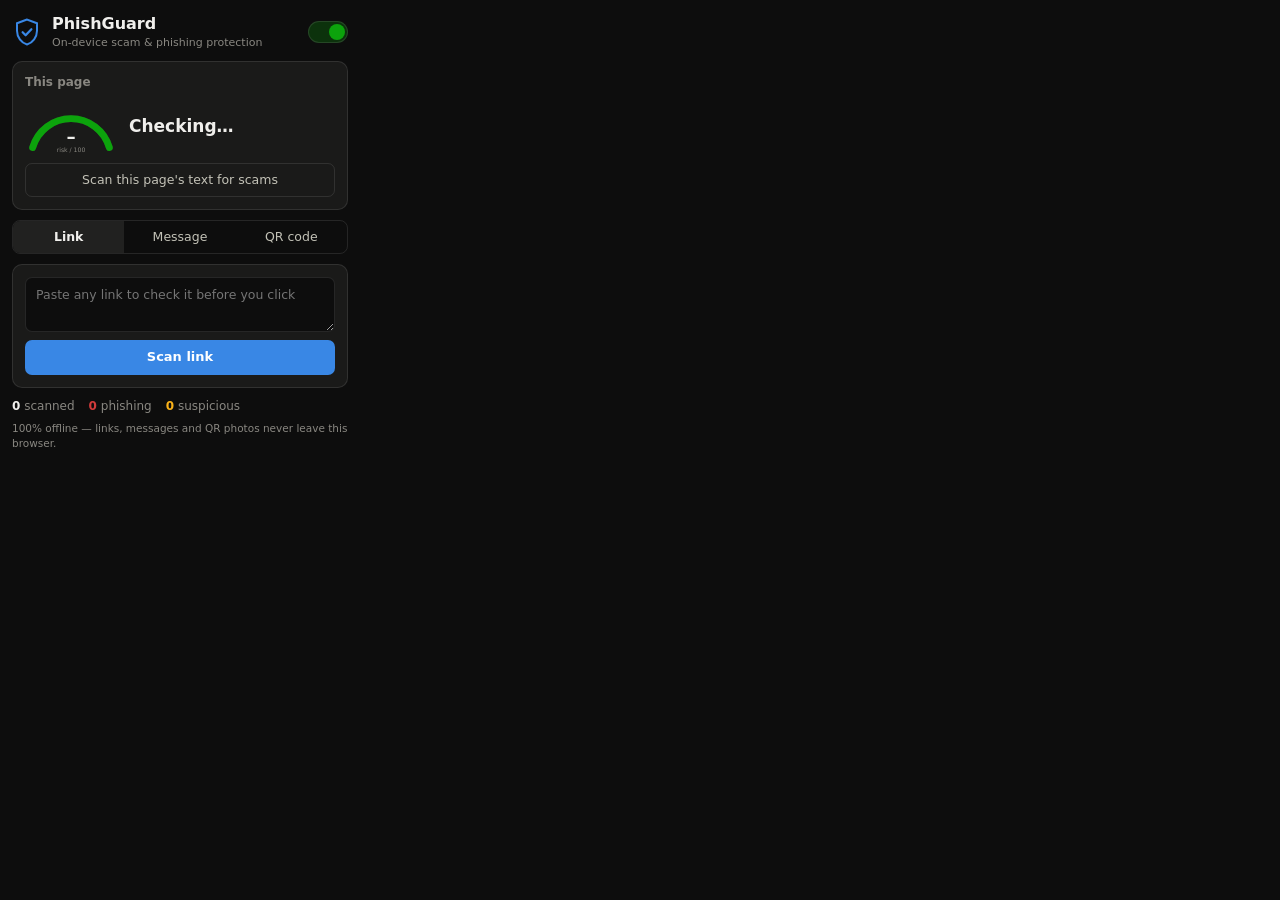
<file: extension/popup/popup.html>
<!DOCTYPE html>
<html lang="en">
<head>
<meta charset="UTF-8">
<title>PhishGuard</title>
<link rel="stylesheet" href="popup.css">
</head>
<body>

<header>
  <div class="brand">
    <svg viewBox="0 0 24 24" aria-hidden="true">
      <path d="M12 2 4 5v6c0 5 3.4 9.7 8 11 4.6-1.3 8-6 8-11V5l-8-3z" fill="none" stroke="currentColor" stroke-width="1.6"/>
      <path d="M8.5 12.2l2.4 2.4 4.6-4.8" fill="none" stroke="currentColor" stroke-width="1.8" stroke-linecap="round" stroke-linejoin="round"/>
    </svg>
    <div>
      <h1>PhishGuard</h1>
      <p>On-device scam &amp; phishing protection</p>
    </div>
  </div>
  <label class="switch" title="Turn protection on or off">
    <input type="checkbox" id="toggle" checked>
    <span class="slider"></span>
  </label>
</header>

<section id="page-card" class="card">
  <h2>This page</h2>
  <div id="page-verdict" class="verdict-row">
    <svg class="dial" viewBox="0 0 120 70">
      <path d="M10 62 A 52 52 0 0 1 110 62" fill="none" stroke="#2c2c2a" stroke-width="9" stroke-linecap="round"/>
      <path id="dial-arc" d="M10 62 A 52 52 0 0 1 110 62" fill="none" stroke="#0ca30c" stroke-width="9" stroke-linecap="round"/>
      <text id="dial-num" x="60" y="56" text-anchor="middle">–</text>
      <text x="60" y="68" text-anchor="middle" class="dial-cap">risk / 100</text>
    </svg>
    <div class="verdict-text">
      <strong id="page-label">Checking…</strong>
      <span id="page-host" class="mono"></span>
    </div>
  </div>
  <ul id="page-reasons" class="reasons"></ul>
  <button id="scan-page" class="ghost-btn">Scan this page's text for scams</button>
</section>

<nav class="tabs">
  <button id="tab-link" class="active">Link</button>
  <button id="tab-msg">Message</button>
  <button id="tab-qr">QR code</button>
</nav>

<section id="pane-link" class="card pane">
  <textarea id="link-input" rows="2" class="mono" spellcheck="false"
    placeholder="Paste any link to check it before you click"></textarea>
  <button id="scan-link" class="primary">Scan link</button>
</section>

<section id="pane-msg" class="card pane" hidden>
  <textarea id="msg-body" rows="5"
    placeholder="Paste any suspicious SMS, WhatsApp message, or email here"></textarea>
  <input id="msg-sender" type="text" class="mono" placeholder="Sender (optional — number or email)">
  <button id="scan-msg" class="primary">Analyze message</button>
</section>

<section id="pane-qr" class="card pane" hidden>
  <label for="qr-file" class="drop">
    <strong>Check a QR before you pay</strong>
    <span>Tap to choose a photo or screenshot of the QR code.
      Decoded and checked on your device — never uploaded.</span>
  </label>
  <input id="qr-file" type="file" accept="image/*" hidden>
  <canvas id="qr-canvas" hidden></canvas>
</section>

<section id="scan-result" class="card" hidden>
  <div class="verdict-row compact">
    <span id="result-icon" class="icon"></span>
    <div class="verdict-text">
      <strong id="result-label"></strong>
      <span id="result-score"></span>
    </div>
  </div>
  <p id="result-detail" class="detail" hidden></p>
  <ul id="result-reasons" class="reasons"></ul>
  <div id="advice" class="advice" hidden>
    <h3>What you should do</h3>
    <ul id="advice-list"></ul>
  </div>
</section>

<footer>
  <div class="stats">
    <span><b id="s-scans">0</b> scanned</span>
    <span class="crit"><b id="s-phish">0</b> phishing</span>
    <span class="warn"><b id="s-susp">0</b> suspicious</span>
  </div>
  <p class="privacy">100% offline — links, messages and QR photos never leave this browser.</p>
</footer>

<script src="../lib/jsQR.js"></script>
<script src="popup.js" type="module"></script>
</body>
</html>
</file>
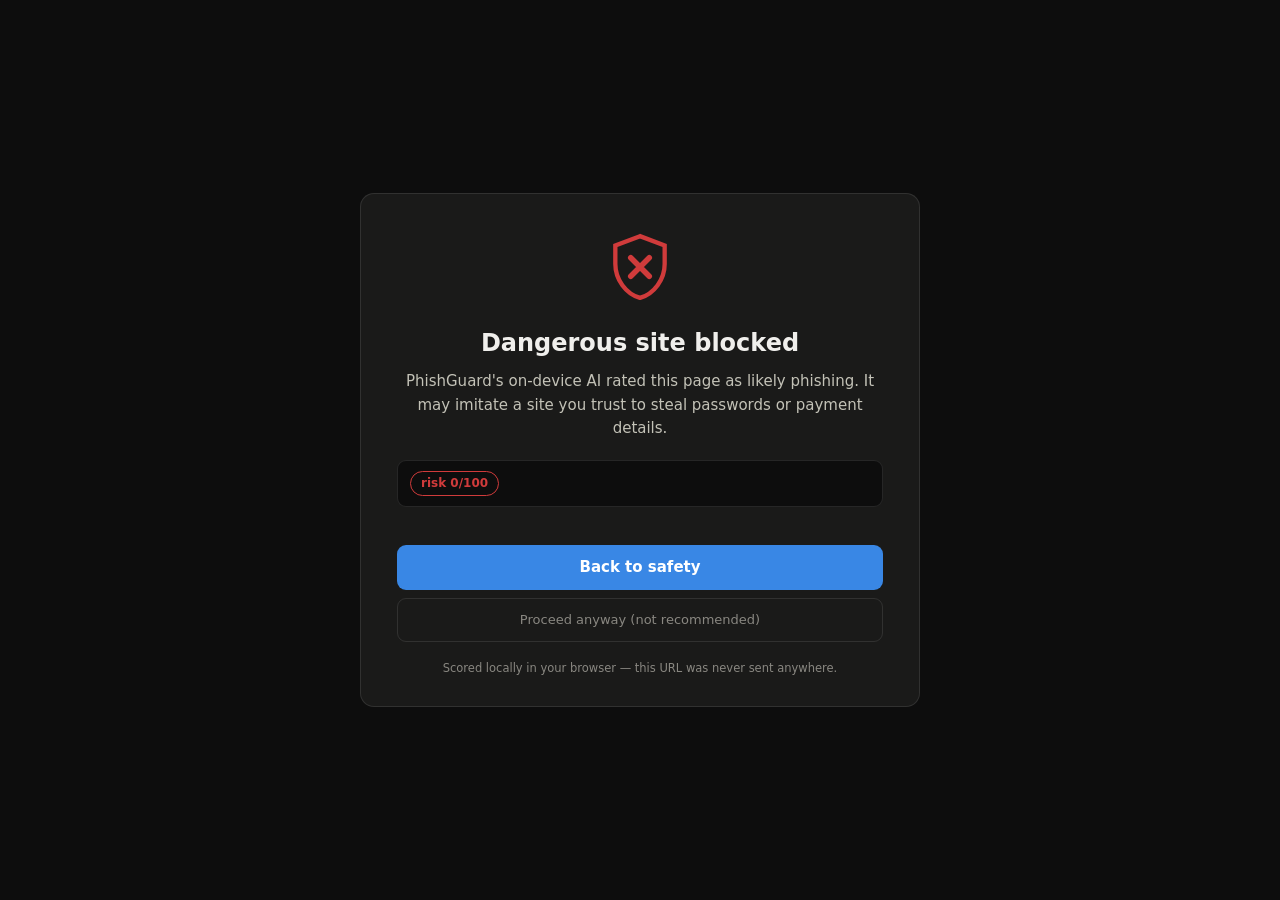
<file: extension/warning/warning.html>
<!DOCTYPE html>
<html lang="en">
<head>
<meta charset="UTF-8">
<meta name="viewport" content="width=device-width, initial-scale=1.0">
<title>PhishGuard — dangerous site blocked</title>
<link rel="stylesheet" href="warning.css">
</head>
<body>
<main>
  <svg class="shield" viewBox="0 0 24 24" aria-hidden="true">
    <path d="M12 2 4 5v6c0 5 3.4 9.7 8 11 4.6-1.3 8-6 8-11V5l-8-3z" fill="none" stroke="currentColor" stroke-width="1.4"/>
    <path id="shield-mark" d="M9 9l6 6M15 9l-6 6" fill="none" stroke="currentColor" stroke-width="1.8" stroke-linecap="round"/>
  </svg>

  <h1 id="title">Dangerous site blocked</h1>
  <p id="subtitle">PhishGuard's on-device AI rated this page as likely phishing.
     It may imitate a site you trust to steal passwords or payment details.</p>

  <div class="url-box">
    <span id="risk-badge">risk –/100</span>
    <code id="blocked-url"></code>
  </div>

  <ul id="reasons"></ul>

  <div class="actions">
    <button id="back" class="primary">Back to safety</button>
    <button id="proceed" class="ghost">Proceed anyway (not recommended)</button>
  </div>

  <p class="foot">Scored locally in your browser — this URL was never sent anywhere.</p>
</main>
<script src="warning.js"></script>
</body>
</html>
</file>
<file: extension/popup/popup.css>
:root {
  color-scheme: dark;
  --page: #0d0d0d;
  --surface: #1a1a19;
  --surface-2: #212120;
  --ink: #f0efec;
  --ink-2: #c3c2b7;
  --muted: #898781;
  --border: rgba(255, 255, 255, 0.10);
  --accent: #3987e5;
  --good: #0ca30c;
  --warn: #fab219;
  --crit: #d03b3b;
  --mono: ui-monospace, Menlo, Consolas, monospace;
}
* { box-sizing: border-box; }
body {
  width: 360px; margin: 0; padding: 12px;
  background: var(--page); color: var(--ink);
  font: 13.5px/1.45 system-ui, -apple-system, "Segoe UI", sans-serif;
}
h1, h2 { margin: 0; }
.mono { font-family: var(--mono); }

header { display: flex; align-items: center; justify-content: space-between; margin-bottom: 10px; }
.brand { display: flex; gap: 10px; align-items: center; }
.brand svg { width: 30px; height: 30px; color: var(--accent); }
.brand h1 { font-size: 16px; }
.brand p { margin: 0; font-size: 11px; color: var(--muted); }

.switch { position: relative; width: 40px; height: 22px; flex: none; }
.switch input { opacity: 0; width: 0; height: 0; }
.slider {
  position: absolute; inset: 0; border-radius: 999px;
  background: var(--surface-2); border: 1px solid var(--border);
  transition: background 0.15s;
}
.slider::before {
  content: ""; position: absolute; width: 16px; height: 16px; left: 2px; top: 2px;
  border-radius: 50%; background: var(--muted); transition: transform 0.15s, background 0.15s;
}
.switch input:checked + .slider { background: rgba(12, 163, 12, 0.25); }
.switch input:checked + .slider::before { transform: translateX(18px); background: var(--good); }
.switch input:focus-visible + .slider { outline: 2px solid var(--accent); }

.card {
  background: var(--surface); border: 1px solid var(--border);
  border-radius: 10px; padding: 12px; margin-bottom: 10px;
}
.card h2 { font-size: 12px; color: var(--muted); font-weight: 600; margin-bottom: 8px; }

.verdict-row { display: flex; align-items: center; gap: 12px; }
.dial { width: 92px; flex: none; }
#dial-num { font-size: 24px; font-weight: 700; fill: var(--ink); }
.dial-cap { font-size: 8px; fill: var(--muted); }
.verdict-text { min-width: 0; }
.verdict-text strong { font-size: 17px; display: block; }
.verdict-text span { font-size: 11.5px; color: var(--muted); overflow-wrap: anywhere; }
.v-safe strong { color: var(--good); }
.v-suspicious strong { color: var(--warn); }
.v-phishing strong { color: var(--crit); }

.reasons { list-style: none; margin: 10px 0 0; padding: 0; display: flex; flex-direction: column; gap: 5px; }
.reasons:empty { margin: 0; }
.reasons li {
  font-size: 12px; color: var(--ink-2);
  padding: 5px 8px 5px 10px; border-left: 3px solid var(--muted);
  background: var(--surface-2); border-radius: 0 5px 5px 0;
}
.reasons li.sev-high { border-left-color: var(--crit); }
.reasons li.sev-medium { border-left-color: var(--warn); }
.reasons li.sev-low { border-left-color: var(--accent); }
.reasons li.sev-info { border-left-color: var(--good); }

.tabs { display: flex; gap: 0; border: 1px solid var(--border); border-radius: 8px; overflow: hidden; margin-bottom: 10px; }
.tabs button {
  flex: 1; background: transparent; color: var(--ink-2); border: 0;
  padding: 7px 0; font: inherit; font-size: 12.5px; cursor: pointer;
}
.tabs button.active { background: var(--surface-2); color: var(--ink); font-weight: 600; }

.pane { display: flex; flex-direction: column; gap: 8px; }
.pane[hidden] { display: none; }
.pane input, .pane textarea {
  background: var(--page); color: var(--ink);
  border: 1px solid var(--border); border-radius: 7px;
  padding: 8px 10px; font: inherit; font-size: 12.5px; resize: vertical;
}
.pane input:focus-visible, .pane textarea:focus-visible { outline: 2px solid var(--accent); }

.primary {
  background: var(--accent); color: #fff; border: 0; border-radius: 7px;
  padding: 8px 0; font: inherit; font-size: 13px; font-weight: 650; cursor: pointer;
}
.primary:hover { filter: brightness(1.1); }
.primary[disabled] { opacity: 0.6; }

.compact .icon { font-size: 22px; }
#scan-result .verdict-text strong { font-size: 15px; }
#scan-result .verdict-text span { font-size: 12px; color: var(--ink-2); }

.ghost-btn {
  margin-top: 10px; width: 100%;
  background: transparent; color: var(--ink-2);
  border: 1px solid var(--border); border-radius: 7px;
  padding: 7px 0; font: inherit; font-size: 12.5px; cursor: pointer;
}
.ghost-btn:hover { color: var(--ink); border-color: var(--muted); }
.ghost-btn[disabled] { opacity: 0.6; }

.drop {
  display: flex; flex-direction: column; gap: 6px; text-align: center;
  border: 1.5px dashed var(--border); border-radius: 9px;
  padding: 22px 14px; cursor: pointer; color: var(--ink-2);
}
.drop:hover { border-color: var(--accent); color: var(--ink); }
.drop strong { font-size: 14px; color: var(--ink); }
.drop span { font-size: 12px; color: var(--muted); }

.detail { margin: 8px 0 0; font-size: 12px; color: var(--muted); overflow-wrap: anywhere; }

.advice {
  margin-top: 12px; border: 1px solid var(--border); border-radius: 8px;
  background: var(--surface-2); padding: 10px 12px;
}
.advice h3 { font-size: 12px; color: var(--warn); font-weight: 650; margin: 0 0 6px; }
.advice ul { margin: 0; padding-left: 16px; display: flex; flex-direction: column; gap: 5px; }
.advice li { font-size: 12.5px; color: var(--ink-2); }

footer { margin-top: 2px; }
.stats { display: flex; gap: 14px; font-size: 12px; color: var(--muted); }
.stats b { color: var(--ink); font-weight: 650; }
.stats .crit b { color: var(--crit); }
.stats .warn b { color: var(--warn); }
.privacy { margin: 6px 0 0; font-size: 10.5px; color: var(--muted); }
</file>
<file: extension/warning/warning.css>
:root {
  color-scheme: dark;
  --page: #0d0d0d;
  --surface: #1a1a19;
  --ink: #f0efec;
  --ink-2: #c3c2b7;
  --muted: #898781;
  --border: rgba(255, 255, 255, 0.10);
  --crit: #d03b3b;
  --warn: #fab219;
  --good: #0ca30c;
  --accent: #3987e5;
}
* { box-sizing: border-box; }
body {
  margin: 0; min-height: 100vh; display: grid; place-items: center;
  background: var(--page); color: var(--ink);
  font: 15px/1.55 system-ui, -apple-system, "Segoe UI", sans-serif;
  padding: 24px 16px;
}
main {
  max-width: 560px; width: 100%;
  background: var(--surface); border: 1px solid var(--border);
  border-radius: 14px; padding: 36px 36px 28px; text-align: center;
}
.shield { width: 74px; height: 74px; color: var(--crit); }
.report .shield.v-safe { color: var(--good); }
.report .shield.v-suspicious { color: var(--warn); }
h1 { font-size: 24px; margin: 14px 0 8px; }
#subtitle { color: var(--ink-2); margin: 0 0 20px; }

.url-box {
  display: flex; align-items: center; gap: 10px;
  background: var(--page); border: 1px solid var(--border); border-radius: 9px;
  padding: 10px 12px; margin-bottom: 16px; text-align: left;
}
#risk-badge {
  flex: none; font-size: 12px; font-weight: 700; color: var(--crit);
  border: 1px solid currentColor; border-radius: 999px; padding: 2px 10px;
}
#risk-badge.v-safe { color: var(--good); }
#risk-badge.v-suspicious { color: var(--warn); }
#blocked-url {
  font-family: ui-monospace, Menlo, Consolas, monospace; font-size: 12.5px;
  color: var(--ink-2); overflow-wrap: anywhere;
}

#reasons { list-style: none; margin: 0 0 22px; padding: 0; display: flex; flex-direction: column; gap: 6px; text-align: left; }
#reasons li {
  font-size: 13px; color: var(--ink-2);
  padding: 7px 10px 7px 12px; border-left: 3px solid var(--muted);
  background: #212120; border-radius: 0 6px 6px 0;
}
#reasons li.sev-high { border-left-color: var(--crit); }
#reasons li.sev-medium { border-left-color: var(--warn); }
#reasons li.sev-low { border-left-color: var(--accent); }
#reasons li.sev-info { border-left-color: var(--good); }

.actions { display: flex; flex-direction: column; gap: 8px; }
button { font: inherit; border-radius: 9px; padding: 11px 0; cursor: pointer; }
.primary { background: var(--accent); color: #fff; border: 0; font-weight: 650; }
.primary:hover { filter: brightness(1.1); }
.ghost { background: transparent; color: var(--muted); border: 1px solid var(--border); font-size: 13px; }
.ghost:hover { color: var(--ink-2); }

.foot { margin: 18px 0 0; font-size: 11.5px; color: var(--muted); }
</file>
